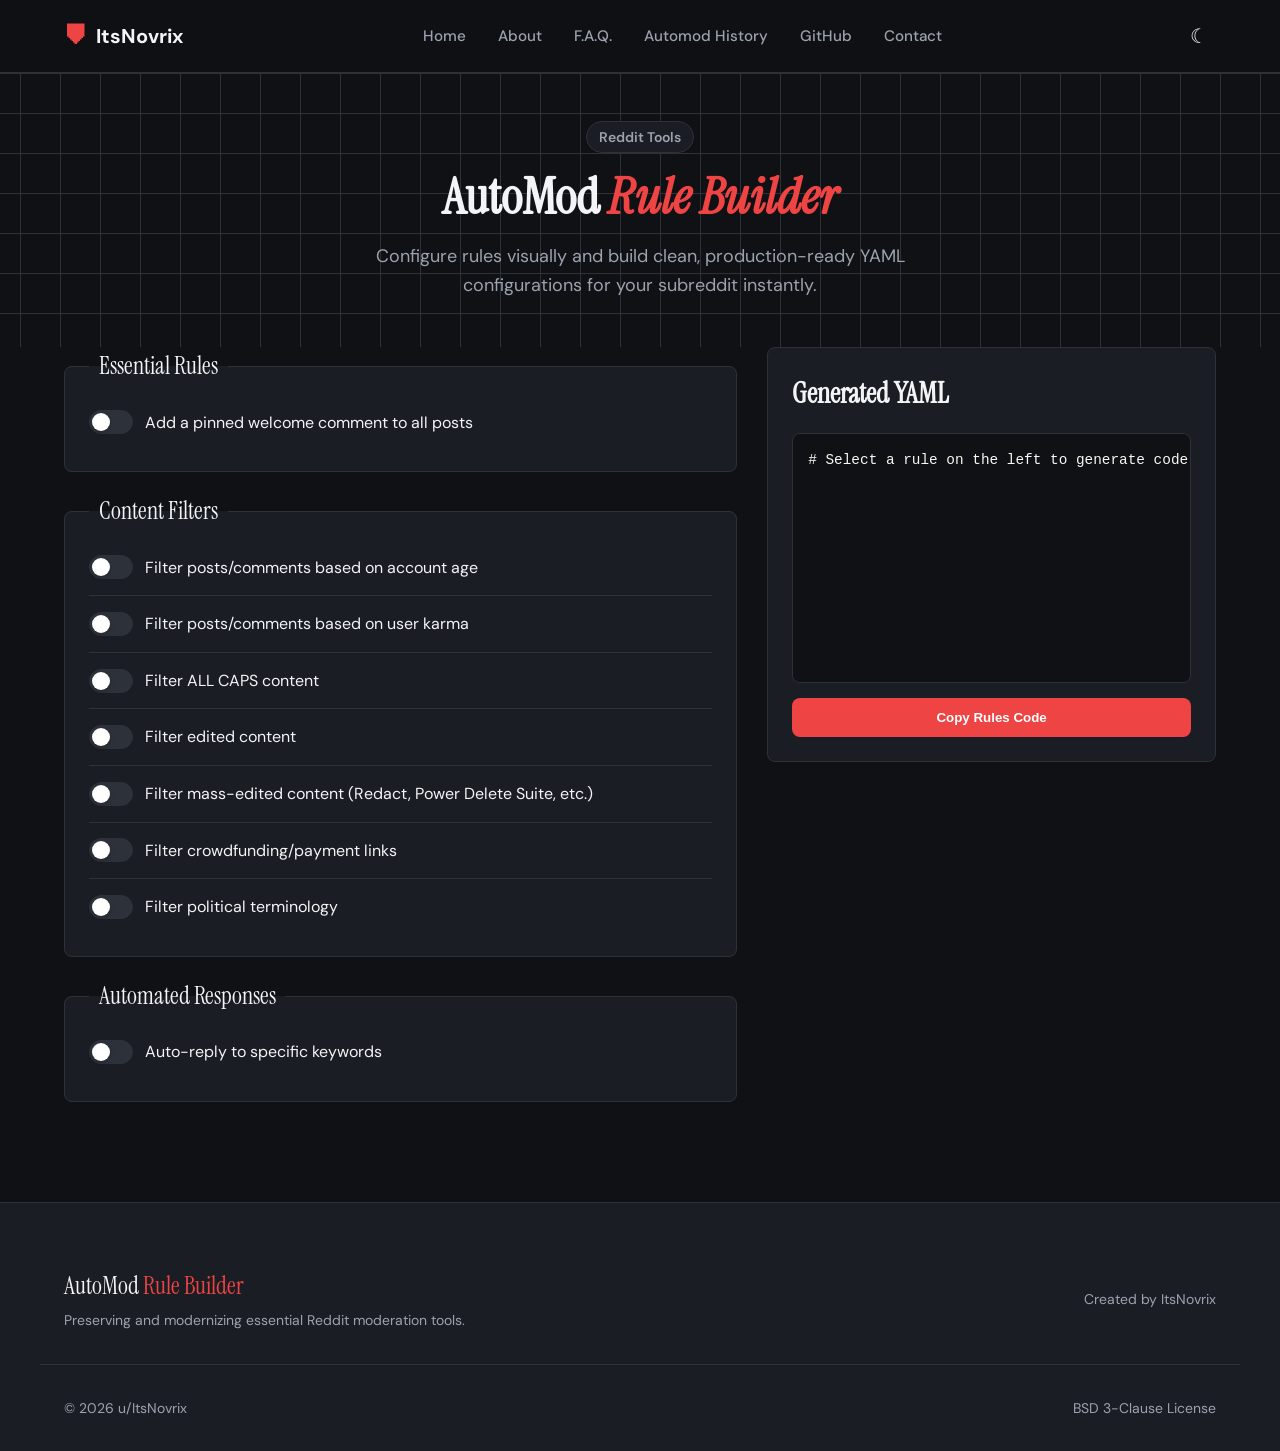
<file: index.html>
<!DOCTYPE html>
<html lang="en" data-theme="dark">
<head>
    <meta charset="UTF-8">
    <meta name="viewport" content="width=device-width, initial-scale=1.0">
    <title>Reddit AutoMod Rule Builder | ItsNovrix</title>
    <link rel="preconnect" href="https://fonts.googleapis.com">
    <link rel="preconnect" href="https://fonts.gstatic.com" crossorigin>
    <link href="https://fonts.googleapis.com/css2?family=DM+Sans:ital,opsz,wght@0,9..40,100..1000;1,9..40,100..1000&family=Instrument+Serif:ital@0;1&display=swap" rel="stylesheet">
    <link rel="stylesheet" href="styles.css">
</head>
<body class="theme-dark">

    <!-- Navigation -->
    <nav class="nav">
        <div class="nav-inner">
            <a href="index.html" class="nav-logo">
                <div class="nav-logo-mark">⛊</div>
                ItsNovrix
            </a>
            <div class="nav-center">
                <a href="index.html" class="nav-item">Home</a>
                <a href="https://itsnovrix.github.io/Automod-Generator/about.html" class="nav-item">About</a>
                <a href="https://itsnovrix.github.io/Automod-Generator/faq.html" class="nav-item">F.A.Q.</a>
                <a href="https://itsnovrix.github.io/Automod-Generator/history.html" class="nav-item">Automod History</a>
                <a href="#" class="nav-item">GitHub</a>
                <a href="#" class="nav-item">Contact</a>
            </div>
            <div class="nav-right">
                <button class="theme-toggle">☾</button>
                <!-- Hamburger Button -->
                <button class="hamburger-btn" aria-label="Toggle Menu">
                    <span></span>
                    <span></span>
                    <span></span>
                </button>
            </div>
        </div>

        <!-- Mobile Drawer -->
        <div class="mobile-nav-drawer">
            <a href="index.html" class="nav-item">Home</a>
            <a href="https://itsnovrix.github.io/Automod-Generator/about.html" class="nav-item">About</a>
            <a href="https://itsnovrix.github.io/Automod-Generator/faq.html" class="nav-item">F.A.Q.</a>
            <a href="https://itsnovrix.github.io/Automod-Generator/history.html" class="nav-item">Automod History</a>
            <a href="#" class="nav-item">GitHub</a>
            <a href="#" class="nav-item">Contact</a>
            
            <!-- Relocated Button -->
            <a href="#" class="nav-btn primary mobile-join-btn">Donate</a>
        </div>
    </nav>

    <!-- Header Section -->
    <header class="section grid-bg" style="padding: 3rem 0;">
        <div class="container" style="text-align: center;">
            <span class="badge-pill">Reddit Tools</span>
            <h1 class="heading">AutoMod <em>Rule Builder</em></h1>
            <p class="subhead" style="margin-left: auto; margin-right: auto;">
                Configure rules visually and build clean, production-ready YAML configurations for your subreddit instantly.
            </p>
        </div>
    </header>

    <!-- Main Generator Content -->
    <main class="container">
        <div class="generator-grid">
            
            <!-- Left Column: Controls Form -->
            <section class="controls">
                <form id="automod-form">
                    
                    <!-- Essential Rules -->
                    <fieldset>
                        <legend>Essential Rules</legend>
                        <div class="input-group">
                            <input type="checkbox" id="pinned-comment-toggle">
                            <label for="pinned-comment-toggle">Add a pinned welcome comment to all posts</label>
                        </div>
                        <div class="sub-input" id="pinned-comment-settings">
                            <label for="pinned-comment-text">Comment Text:</label>
                            <textarea id="pinned-comment-text" rows="4">Thank you for posting on r/{{subreddit}}!</textarea>
                            
                            <div class="input-group" style="margin-top: 10px;">
                                <input type="checkbox" id="pinned-comment-lock">
                                <label for="pinned-comment-lock">Lock this comment so users cannot reply to it</label>
                            </div>
                        </div>
                    </fieldset>

                    <!-- Content Filters -->
                    <fieldset>
                        <legend>Content Filters</legend>

                        <!-- Account Age Filter -->
                        <div class="input-group">
                            <input type="checkbox" id="age-filter-toggle">
                            <label for="age-filter-toggle">Filter posts/comments based on account age</label>
                        </div>
                        <div class="sub-input" id="age-filter-settings">
                            <label for="age-target">Target:</label>
                            <select id="age-target">
                                <option value="any">Posts and Comments</option>
                                <option value="submission">Posts Only</option>
                                <option value="comment">Comments Only</option>
                            </select>

                            <label for="age-days" style="display:block; margin-top:10px;">Minimum Account Age (in days):</label>
                            <input type="number" id="age-days" value="7" min="1">
                            
                            <label for="age-action" style="display:block; margin-top:10px;">Action to take:</label>
                            <select id="age-action">
                                <option value="filter">Filter (Send to mod queue)</option>
                                <option value="remove">Remove (Delete immediately)</option>
                            </select>
                        </div>

                        <hr style="border: 0; border-top: 1px solid var(--line); margin: 15px 0;">

                        <!-- User Karma Filter -->
                        <div class="input-group">
                            <input type="checkbox" id="karma-filter-toggle">
                            <label for="karma-filter-toggle">Filter posts/comments based on user karma</label>
                        </div>
                        <div class="sub-input" id="karma-filter-settings">
                            <label for="karma-target">Target:</label>
                            <select id="karma-target">
                                <option value="any">Posts and Comments</option>
                                <option value="submission">Posts Only</option>
                                <option value="comment">Comments Only</option>
                            </select>

                            <label for="karma-amount" style="display:block; margin-top:10px;">Minimum Karma Required:</label>
                            <input type="number" id="karma-amount" value="50">

                            <label for="karma-type" style="display:block; margin-top:10px;">Karma Type to Check:</label>
                            <select id="karma-type">
                                <option value="combined_karma">Sitewide - Combined</option>
                                <option value="post_karma">Sitewide - Post Karma Only</option>
                                <option value="comment_karma">Sitewide - Comment Karma Only</option>
                                <option value="combined_subreddit_karma">This Subreddit - Combined</option>
                                <option value="post_subreddit_karma">This Subreddit - Post Karma Only</option>
                                <option value="comment_subreddit_karma">This Subreddit - Comment Karma Only</option>
                            </select>
                            
                            <label for="karma-action" style="display:block; margin-top:10px;">Action to take:</label>
                            <select id="karma-action">
                                <option value="filter">Filter (Send to mod queue)</option>
                                <option value="remove">Remove (Delete immediately)</option>
                            </select>
                        </div>

                     <hr style="border: 0; border-top: 1px solid var(--line); margin: 15px 0;">
                        
                        <!-- ALL CAPS Filter -->
                        <div class="input-group">
                            <input type="checkbox" id="all-caps-toggle">
                            <label for="all-caps-toggle">Filter ALL CAPS content</label>
                        </div>
                        
                        <div class="sub-input" id="all-caps-settings">
                            
                            <div class="input-group" style="margin-bottom: 8px;">
                                <input type="checkbox" id="caps-title" checked>
                                <label for="caps-title">Filter posts with ALL CAPS titles</label>
                            </div>
                            
                            <div class="input-group" style="margin-bottom: 8px;">
                                <input type="checkbox" id="caps-body">
                                <label for="caps-body">Filter posts with ALL CAPS body text</label>
                            </div>
                            
                            <div class="input-group">
                                <input type="checkbox" id="caps-comment">
                                <label for="caps-comment">Filter ALL CAPS comments</label>
                            </div>
                            <label for="all-caps-action" style="display:block; margin-top:10px;">Action to take:</label>
                            <select id="all-caps-action">
                                <option value="filter">Filter (Send to mod queue)</option>
                                <option value="remove">Remove (Delete immediately)</option>
                            </select>
                        </div>

                        <hr style="border: 0; border-top: 1px solid var(--line); margin: 15px 0;">

                        <!-- Edited Content Filter -->
                        <div class="input-group">
                            <input type="checkbox" id="edited-filter-toggle">
                            <label for="edited-filter-toggle">Filter edited content</label>
                        </div>
                        
                        <div class="sub-input" id="edited-filter-settings">
                            
                            <div class="input-group" style="margin-bottom: 8px;">
                                <input type="checkbox" id="edited-post" checked>
                                <label for="edited-post">Filter edited posts</label>
                            </div>
                            
                            <div class="input-group">
                                <input type="checkbox" id="edited-comment">
                                <label for="edited-comment">Filter edited comments</label>
                            </div>
                            <label for="edited-action" style="display:block; margin-top:10px;">Action to take:</label>
                            <select id="edited-action">
                                <option value="filter">Filter (Send to mod queue)</option>
                                <option value="remove">Remove (Delete immediately)</option>
                            </select>
                        </div>

                        <hr style="border: 0; border-top: 1px solid var(--line); margin: 15px 0;">

                        <!-- Mass Edit Filter -->
                        <div class="input-group">
                            <input type="checkbox" id="mass-edit-toggle">
                            <label for="mass-edit-toggle">Filter mass-edited content (Redact, Power Delete Suite, etc.)</label>
                        </div>
                        
                        <div class="sub-input" id="mass-edit-settings">
                            
                            <div class="input-group" style="margin-bottom: 8px;">
                                <input type="checkbox" id="mass-edit-post" checked>
                                <label for="mass-edit-post">Check edited posts</label>
                            </div>
                            
                            <div class="input-group">
                                <input type="checkbox" id="mass-edit-comment" checked>
                                <label for="mass-edit-comment">Check edited comments</label>
                            </div>

                            <label for="mass-edit-action" style="display:block; margin-top:10px;">Action to take:</label>
                            <select id="mass-edit-action">
                                <option value="filter">Filter (Send to mod queue)</option>
                                <option value="remove">Remove (Delete immediately)</option>
                            </select>
                        </div>

                        <hr style="border: 0; border-top: 1px solid var(--line); margin: 15px 0;">

                        <!-- Crowdfunding Filter -->
                        <div class="input-group">
                            <input type="checkbox" id="crowdfund-toggle">
                            <label for="crowdfund-toggle">Filter crowdfunding/payment links</label>
                        </div>
                        
                        <div class="sub-input" id="crowdfund-settings">
                            
                            <div class="input-group" style="margin-bottom: 8px;">
                                <input type="checkbox" id="crowdfund-post" checked>
                                <label for="crowdfund-post">Check posts</label>
                            </div>
                            
                            <div class="input-group">
                                <input type="checkbox" id="crowdfund-comment" checked>
                                <label for="crowdfund-comment">Check comments</label>
                            </div>

                            <label for="crowdfund-action" style="display:block; margin-top:10px;">Action to take:</label>
                            <select id="crowdfund-action">
                                <option value="filter">Filter (Send to mod queue)</option>
                                <option value="remove">Remove (Delete immediately)</option>
                            </select>
                        </div>

                        <hr style="border: 0; border-top: 1px solid var(--line); margin: 15px 0;">

                        <!-- Political Terms Filter -->
                        <div class="input-group">
                            <input type="checkbox" id="political-filter-toggle">
                            <label for="political-filter-toggle">Filter political terminology</label>
                        </div>
                        
                        <div class="sub-input" id="political-filter-settings">
                            
                            <div class="input-group" style="margin-bottom: 8px;">
                                <input type="checkbox" id="political-post" checked>
                                <label for="political-post">Check posts</label>
                            </div>
                            
                            <div class="input-group">
                                <input type="checkbox" id="political-comment" checked>
                                <label for="political-comment">Check comments</label>
                            </div>

                            <label for="political-action" style="display:block; margin-top:10px;">Action to take:</label>
                            <select id="political-action">
                                <option value="filter">Filter (Send to mod queue)</option>
                                <option value="remove">Remove (Delete immediately)</option>
                            </select>
                        </div>
                    </fieldset>

                    <fieldset>
                        <legend>Automated Responses</legend>
                        <div class="input-group">
                            <input type="checkbox" id="auto-reply-toggle">
                            <label for="auto-reply-toggle">Auto-reply to specific keywords</label>
                        </div>
                        
                        <div class="sub-input" id="auto-reply-settings">
                            <label for="auto-reply-target">Where to look for keywords:</label>
                            <select id="auto-reply-target">
                                <option value="any">Posts and Comments</option>
                                <option value="submission">Posts Only</option>
                                <option value="comment">Comments Only</option>
                            </select>

                            <label for="auto-reply-keyword-input" style="display:block; margin-top:10px;">Trigger Keywords (Type and press Enter):</label>
                            <div class="tag-input-container" id="auto-reply-tag-container">
                                <input type="text" id="auto-reply-keyword-input" placeholder="e.g., discord, rules">
                            </div>
                            
                            <label for="auto-reply-message" style="display:block; margin-top:10px;">Bot Reply Message:</label>
                            <textarea id="auto-reply-message" rows="4" placeholder="Here is the link to our Discord server..."></textarea>
                            
                            <div class="input-group" style="margin-top: 10px;">
                                <input type="checkbox" id="auto-reply-lock">
                                <label for="auto-reply-lock">Lock the bot's comment so users cannot reply to it</label>
                            </div>
                        </div>
                    </fieldset>

                </form>
            </section>

            <!-- Right Column: Live Output Panel -->
            <section class="output-panel">
                <div class="sticky-container">
                    <h2>Generated YAML</h2>
                    <pre><code id="yaml-output"># Select a rule on the left to generate code...</code></pre>
                    <button id="copy-btn">Copy Rules Code</button>
                </div>
            </section>

        </div>
    </main>

    <!-- Footer -->
    <footer class="footer">
        <div class="footer-inner">
            <div class="footer-col">
                <div class="footer-brand">AutoMod <em>Rule Builder</em></div>
                <p class="footer-tagline">Preserving and modernizing essential Reddit moderation tools.</p>
            </div>
            <div class="footer-col" style="text-align: right;">
                <p style="color: var(--tx2); font-size: 0.875rem;">Created by ItsNovrix</p>
            </div>
        </div>
        <div class="footer-bottom">
            <div class="footer-copy">© 2026 u/ItsNovrix</div>
            <div class="footer-badges">
                <span class="footer-badge">BSD 3-Clause License</span>
            </div>
        </div>
    </footer>

    <!-- Theme Toggle Script -->
    <script>
        const toggle = document.querySelector('.theme-toggle');
        toggle.addEventListener('click', () => {
            const current = document.body.classList.contains('theme-dark') ? 'dark' : 'light';
            if(current === 'dark') {
                document.body.classList.replace('theme-dark', 'theme-light');
                document.documentElement.setAttribute('data-theme', 'light');
                toggle.textContent = '☀';
            } else {
                document.body.classList.replace('theme-light', 'theme-dark');
                document.documentElement.setAttribute('data-theme', 'dark');
                toggle.textContent = '☾';
            }
        });

        // Mobile Menu Toggle
const hamburgerBtn = document.querySelector('.hamburger-btn');
const mobileDrawer = document.querySelector('.mobile-nav-drawer');

if (hamburgerBtn && mobileDrawer) {
    hamburgerBtn.addEventListener('click', () => {
        mobileDrawer.classList.toggle('open');
        hamburgerBtn.classList.toggle('open');
    });
}
    </script>
    <script src="app.js"></script>
</body>
</html>
</file>
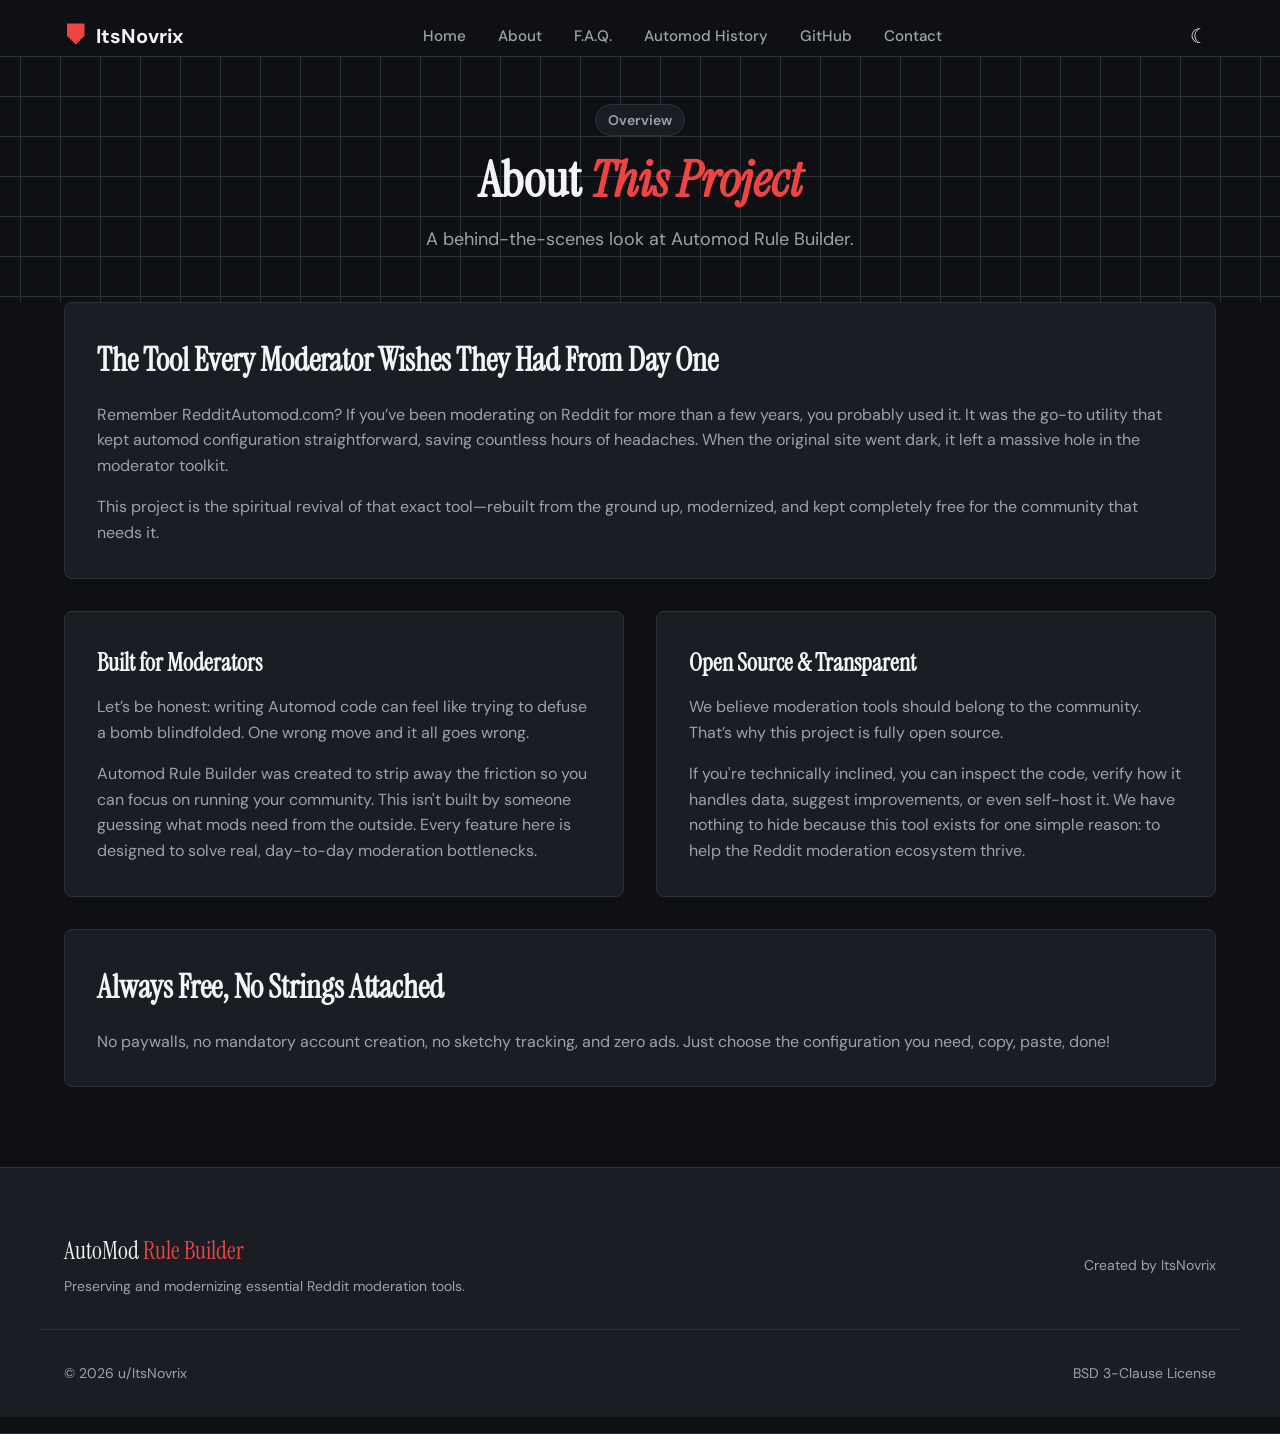
<file: about.html>
<!DOCTYPE html>
<html lang="en" data-theme="dark">
<head>
    <meta charset="UTF-8">
    <meta name="viewport" content="width=device-width, initial-scale=1.0">
    <title>About | Automod Rule Builder</title>
    <link rel="preconnect" href="https://fonts.googleapis.com">
    <link rel="preconnect" href="https://fonts.gstatic.com" crossorigin>
    <link href="https://fonts.googleapis.com/css2?family=DM+Sans:ital,opsz,wght@0,9..40,100..1000;1,9..40,100..1000&family=Instrument+Serif:ital@0;1&display=swap" rel="stylesheet">
    <link rel="stylesheet" href="styles.css">
</head>
<body class="theme-dark">

    <!-- Navigation -->
    <nav class="nav">
        <div class="nav-inner">
            <a href="index.html" class="nav-logo">
                <div class="nav-logo-mark">⛊</div>
                ItsNovrix
            </a>
            <div class="nav-center">
                <a href="index.html" class="nav-item">Home</a>
                <a href="https://itsnovrix.github.io/Automod-Generator/about.html" class="nav-item">About</a>
                <a href="https://itsnovrix.github.io/Automod-Generator/faq.html" class="nav-item">F.A.Q.</a>
                <a href="https://itsnovrix.github.io/Automod-Generator/history.html" class="nav-item">Automod History</a>
                <a href="#" class="nav-item">GitHub</a>
                <a href="#" class="nav-item">Contact</a>
            </div>
            <div class="nav-right">
                <button class="theme-toggle">☾</button>
                <!-- Hamburger Button -->
                <button class="hamburger-btn" aria-label="Toggle Menu">
                    <span></span>
                    <span></span>
                    <span></span>
                </button>
            </div>
        </div>

    <!-- Header Section -->
    <header class="section grid-bg" style="padding: 3rem 0;">
        <div class="container" style="text-align: center;">
            <span class="badge-pill">Overview</span>
            <h1 class="heading">About <em>This Project</em></h1>
            <p class="subhead" style="margin-left: auto; margin-right: auto;">
                A behind-the-scenes look at Automod Rule Builder.
            </p>
        </div>
    </header>

    <!-- Main Content -->
    <main class="container">
        <div style="display: grid; gap: 2rem; margin-bottom: 5rem;">
            
            <!-- Main Info Card (Top) -->
            <div style="background: var(--surface); border: 1px solid var(--line); border-radius: var(--radius); padding: 2rem;">
                <h2 style="font-family: var(--font-serif); font-size: 2rem; margin-bottom: 1rem;">The Tool Every Moderator Wishes They Had From Day One</h2>
                <p style="color: var(--tx2); margin-bottom: 1rem;">
                    Remember RedditAutomod.com? If you’ve been moderating on Reddit for more than a few years, you probably used it. It was the go-to utility that kept automod configuration straightforward, saving countless hours of headaches. When the original site went dark, it left a massive hole in the moderator toolkit.
                </p>
                <p style="color: var(--tx2);">
                    This project is the spiritual revival of that exact tool—rebuilt from the ground up, modernized, and kept completely free for the community that needs it.
                </p>
            </div>

            <!-- Two Column Cards Container -->
            <div class="content-grid-2">
                <div style="background: var(--surface); border: 1px solid var(--line); border-radius: var(--radius); padding: 2rem;">
                    <h3 style="font-family: var(--font-serif); font-size: 1.5rem; margin-bottom: 0.75rem;">Built for Moderators</h3>
                    <p style="color: var(--tx2); margin-bottom: 1rem;">
                        Let’s be honest: writing Automod code can feel like trying to defuse a bomb blindfolded. One wrong move and it all goes wrong.
                    </p>
                    <p style="color: var(--tx2);">
                        Automod Rule Builder was created to strip away the friction so you can focus on running your community. This isn't built by someone guessing what mods need from the outside. Every feature here is designed to solve real, day-to-day moderation bottlenecks.
                    </p>
                </div>
                <div style="background: var(--surface); border: 1px solid var(--line); border-radius: var(--radius); padding: 2rem;">
                    <h3 style="font-family: var(--font-serif); font-size: 1.5rem; margin-bottom: 0.75rem;">Open Source & Transparent</h3>
                    <p style="color: var(--tx2); margin-bottom: 1rem;">
                        We believe moderation tools should belong to the community. That’s why this project is fully open source.
                    </p>
                    <p style="color: var(--tx2);">
                        If you're technically inclined, you can inspect the code, verify how it handles data, suggest improvements, or even self-host it. We have nothing to hide because this tool exists for one simple reason: to help the Reddit moderation ecosystem thrive.
                    </p>
                </div>
            </div>

            <!-- Main Info Card (Bottom - Full Width) -->
            <div style="background: var(--surface); border: 1px solid var(--line); border-radius: var(--radius); padding: 2rem;">
                <h2 style="font-family: var(--font-serif); font-size: 2rem; margin-bottom: 1rem;">Always Free, No Strings Attached</h2>
                <p style="color: var(--tx2);">
                    No paywalls, no mandatory account creation, no sketchy tracking, and zero ads. Just choose the configuration you need, copy, paste, done!
                </p>
            </div>

        </div>
    </main>

    <!-- Footer -->
    <footer class="footer">
        <div class="footer-inner">
            <div class="footer-col">
                <div class="footer-brand">AutoMod <em>Rule Builder</em></div>
                <p class="footer-tagline">Preserving and modernizing essential Reddit moderation tools.</p>
            </div>
            <div class="footer-col" style="text-align: right;">
                <p style="color: var(--tx2); font-size: 0.875rem;">Created by ItsNovrix</p>
            </div>
        </div>
        <div class="footer-bottom">
            <div class="footer-copy">© 2026 u/ItsNovrix</div>
            <div class="footer-badges">
                <span class="footer-badge">BSD 3-Clause License</span>
            </div>
        </div>
    </footer>

    <!-- Theme Toggle Script -->
    <script>
        const toggle = document.querySelector('.theme-toggle');
        toggle.addEventListener('click', () => {
            const current = document.body.classList.contains('theme-dark') ? 'dark' : 'light';
            if(current === 'dark') {
                document.body.classList.replace('theme-dark', 'theme-light');
                document.documentElement.setAttribute('data-theme', 'light');
                toggle.textContent = '☀';
            } else {
                document.body.classList.replace('theme-light', 'theme-dark');
                document.documentElement.setAttribute('data-theme', 'dark');
                toggle.textContent = '☾';
            }
        });

        // Mobile Menu Toggle
const hamburgerBtn = document.querySelector('.hamburger-btn');
const mobileDrawer = document.querySelector('.mobile-nav-drawer');

if (hamburgerBtn && mobileDrawer) {
    hamburgerBtn.addEventListener('click', () => {
        mobileDrawer.classList.toggle('open');
        hamburgerBtn.classList.toggle('open');
    });
}
    </script>
</body>
</html>
</file>
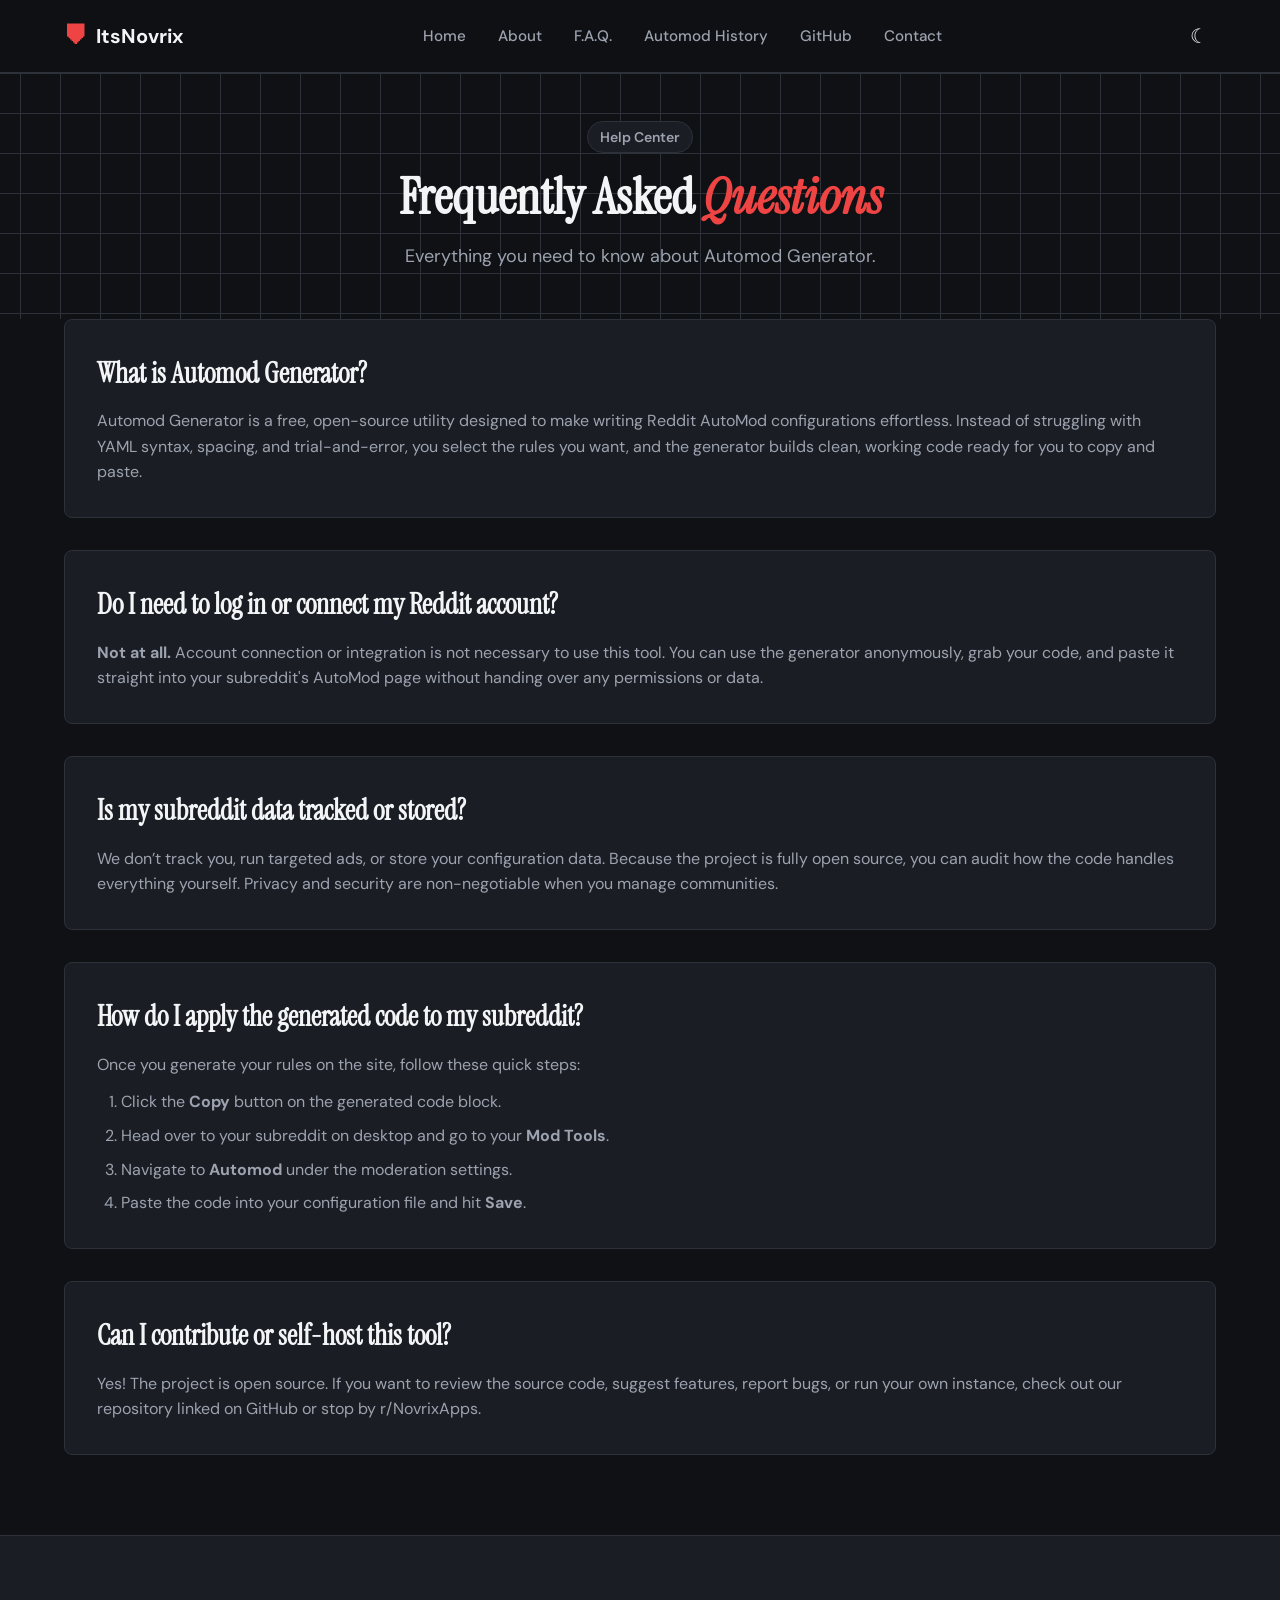
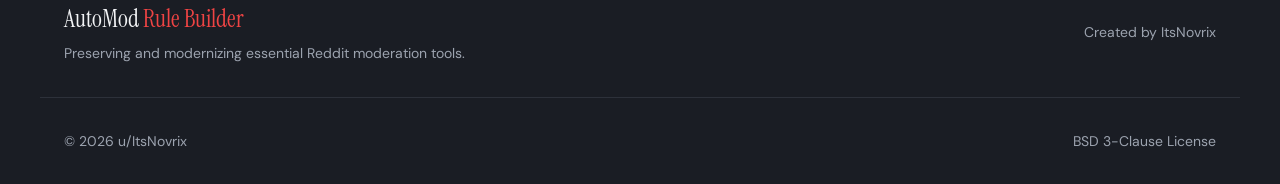
<file: faq.html>
<!DOCTYPE html>
<html lang="en" data-theme="dark">
<head>
    <meta charset="UTF-8">
    <meta name="viewport" content="width=device-width, initial-scale=1.0">
    <title>F.A.Q. | ItsNovrix</title>
    <link rel="preconnect" href="https://fonts.googleapis.com">
    <link rel="preconnect" href="https://fonts.gstatic.com" crossorigin>
    <link href="https://fonts.googleapis.com/css2?family=DM+Sans:ital,opsz,wght@0,9..40,100..1000;1,9..40,100..1000&family=Instrument+Serif:ital@0;1&display=swap" rel="stylesheet">
    <link rel="stylesheet" href="styles.css">
</head>
<body class="theme-dark">

    <!-- Navigation -->
    <nav class="nav">
        <div class="nav-inner">
            <a href="index.html" class="nav-logo">
                <div class="nav-logo-mark">⛊</div>
                ItsNovrix
            </a>
            <div class="nav-center">
                <a href="index.html" class="nav-item">Home</a>
                <a href="https://itsnovrix.github.io/Automod-Generator/about.html" class="nav-item">About</a>
                <a href="https://itsnovrix.github.io/Automod-Generator/faq.html" class="nav-item">F.A.Q.</a>
                <a href="https://itsnovrix.github.io/Automod-Generator/history.html" class="nav-item">Automod History</a>
                <a href="#" class="nav-item">GitHub</a>
                <a href="#" class="nav-item">Contact</a>
            </div>
            <div class="nav-right">
                <button class="theme-toggle">☾</button>
                <!-- Hamburger Button -->
                <button class="hamburger-btn" aria-label="Toggle Menu">
                    <span></span>
                    <span></span>
                    <span></span>
                </button>
            </div>
        </div>

        <!-- Mobile Drawer -->
        <div class="mobile-nav-drawer">
            <a href="index.html" class="nav-item">Home</a>
            <a href="https://itsnovrix.github.io/Automod-Generator/about.html" class="nav-item">About</a>
            <a href="https://itsnovrix.github.io/Automod-Generator/faq.html" class="nav-item">F.A.Q.</a>
            <a href="https://itsnovrix.github.io/Automod-Generator/history.html" class="nav-item">Automod History</a>
            <a href="#" class="nav-item">GitHub</a>
            <a href="#" class="nav-item">Contact</a>
            
            <!-- Relocated Button -->
            <a href="#" class="nav-btn primary mobile-join-btn">Donate</a>
        </div>
    </nav>

    <!-- Header Section -->
    <header class="section grid-bg" style="padding: 3rem 0;">
        <div class="container" style="text-align: center;">
            <span class="badge-pill">Help Center</span>
            <h1 class="heading">Frequently Asked <em>Questions</em></h1>
            <p class="subhead" style="margin-left: auto; margin-right: auto;">
                Everything you need to know about Automod Generator.
            </p>
        </div>
    </header>

    <!-- Main Content -->
    <main class="container">
        <div style="display: grid; gap: 2rem; margin-bottom: 5rem;">
            
            <!-- FAQ Item 1 -->
            <div style="background: var(--surface); border: 1px solid var(--line); border-radius: var(--radius); padding: 2rem;">
                <h2 style="font-family: var(--font-serif); font-size: 1.75rem; margin-bottom: 0.75rem;">What is Automod Generator?</h2>
                <p style="color: var(--tx2);">
                    Automod Generator is a free, open-source utility designed to make writing Reddit AutoMod configurations effortless. Instead of struggling with YAML syntax, spacing, and trial-and-error, you select the rules you want, and the generator builds clean, working code ready for you to copy and paste.
                </p>
            </div>

            <!-- FAQ Item 2 -->
            <div style="background: var(--surface); border: 1px solid var(--line); border-radius: var(--radius); padding: 2rem;">
                <h2 style="font-family: var(--font-serif); font-size: 1.75rem; margin-bottom: 0.75rem;">Do I need to log in or connect my Reddit account?</h2>
                <p style="color: var(--tx2);">
                    <strong>Not at all.</strong> Account connection or integration is not necessary to use this tool. You can use the generator anonymously, grab your code, and paste it straight into your subreddit's AutoMod page without handing over any permissions or data.
                </p>
            </div>

            <!-- FAQ Item 3 -->
            <div style="background: var(--surface); border: 1px solid var(--line); border-radius: var(--radius); padding: 2rem;">
                <h2 style="font-family: var(--font-serif); font-size: 1.75rem; margin-bottom: 0.75rem;">Is my subreddit data tracked or stored?</h2>
                <p style="color: var(--tx2);">
                    We don’t track you, run targeted ads, or store your configuration data. Because the project is fully open source, you can audit how the code handles everything yourself. Privacy and security are non-negotiable when you manage communities.
                </p>
            </div>

            <!-- FAQ Item 4 -->
            <div style="background: var(--surface); border: 1px solid var(--line); border-radius: var(--radius); padding: 2rem;">
                <h2 style="font-family: var(--font-serif); font-size: 1.75rem; margin-bottom: 0.75rem;">How do I apply the generated code to my subreddit?</h2>
                <p style="color: var(--tx2); margin-bottom: 0.75rem;">
                    Once you generate your rules on the site, follow these quick steps:
                </p>
                <ol style="color: var(--tx2); padding-left: 1.5rem; display: grid; gap: 0.5rem;">
                    <li>Click the <strong>Copy</strong> button on the generated code block.</li>
                    <li>Head over to your subreddit on desktop and go to your <strong>Mod Tools</strong>.</li>
                    <li>Navigate to <strong>Automod</strong> under the moderation settings.</li>
                    <li>Paste the code into your configuration file and hit <strong>Save</strong>.</li>
                </ol>
            </div>

            <!-- FAQ Item 5 -->
            <div style="background: var(--surface); border: 1px solid var(--line); border-radius: var(--radius); padding: 2rem;">
                <h2 style="font-family: var(--font-serif); font-size: 1.75rem; margin-bottom: 0.75rem;">Can I contribute or self-host this tool?</h2>
                <p style="color: var(--tx2);">
                    Yes! The project is open source. If you want to review the source code, suggest features, report bugs, or run your own instance, check out our repository linked on GitHub or stop by r/NovrixApps.
                </p>
            </div>

        </div>
    </main>

    <!-- Footer -->
    <footer class="footer">
        <div class="footer-inner">
            <div class="footer-col">
                <div class="footer-brand">AutoMod <em>Rule Builder</em></div>
                <p class="footer-tagline">Preserving and modernizing essential Reddit moderation tools.</p>
            </div>
            <div class="footer-col" style="text-align: right;">
                <p style="color: var(--tx2); font-size: 0.875rem;">Created by ItsNovrix</p>
            </div>
        </div>
        <div class="footer-bottom">
            <div class="footer-copy">© 2026 u/ItsNovrix</div>
            <div class="footer-badges">
                <span class="footer-badge">BSD 3-Clause License</span>
            </div>
        </div>
    </footer>

    <!-- Theme Toggle Script -->
    <script>
        const toggle = document.querySelector('.theme-toggle');
        toggle.addEventListener('click', () => {
            const current = document.body.classList.contains('theme-dark') ? 'dark' : 'light';
            if(current === 'dark') {
                document.body.classList.replace('theme-dark', 'theme-light');
                document.documentElement.setAttribute('data-theme', 'light');
                toggle.textContent = '☀';
            } else {
                document.body.classList.replace('theme-light', 'theme-dark');
                document.documentElement.setAttribute('data-theme', 'dark');
                toggle.textContent = '☾';
            }
        });

        // Mobile Menu Toggle
const hamburgerBtn = document.querySelector('.hamburger-btn');
const mobileDrawer = document.querySelector('.mobile-nav-drawer');

if (hamburgerBtn && mobileDrawer) {
    hamburgerBtn.addEventListener('click', () => {
        mobileDrawer.classList.toggle('open');
        hamburgerBtn.classList.toggle('open');
    });
}
    </script>
</body>
</html>
</file>
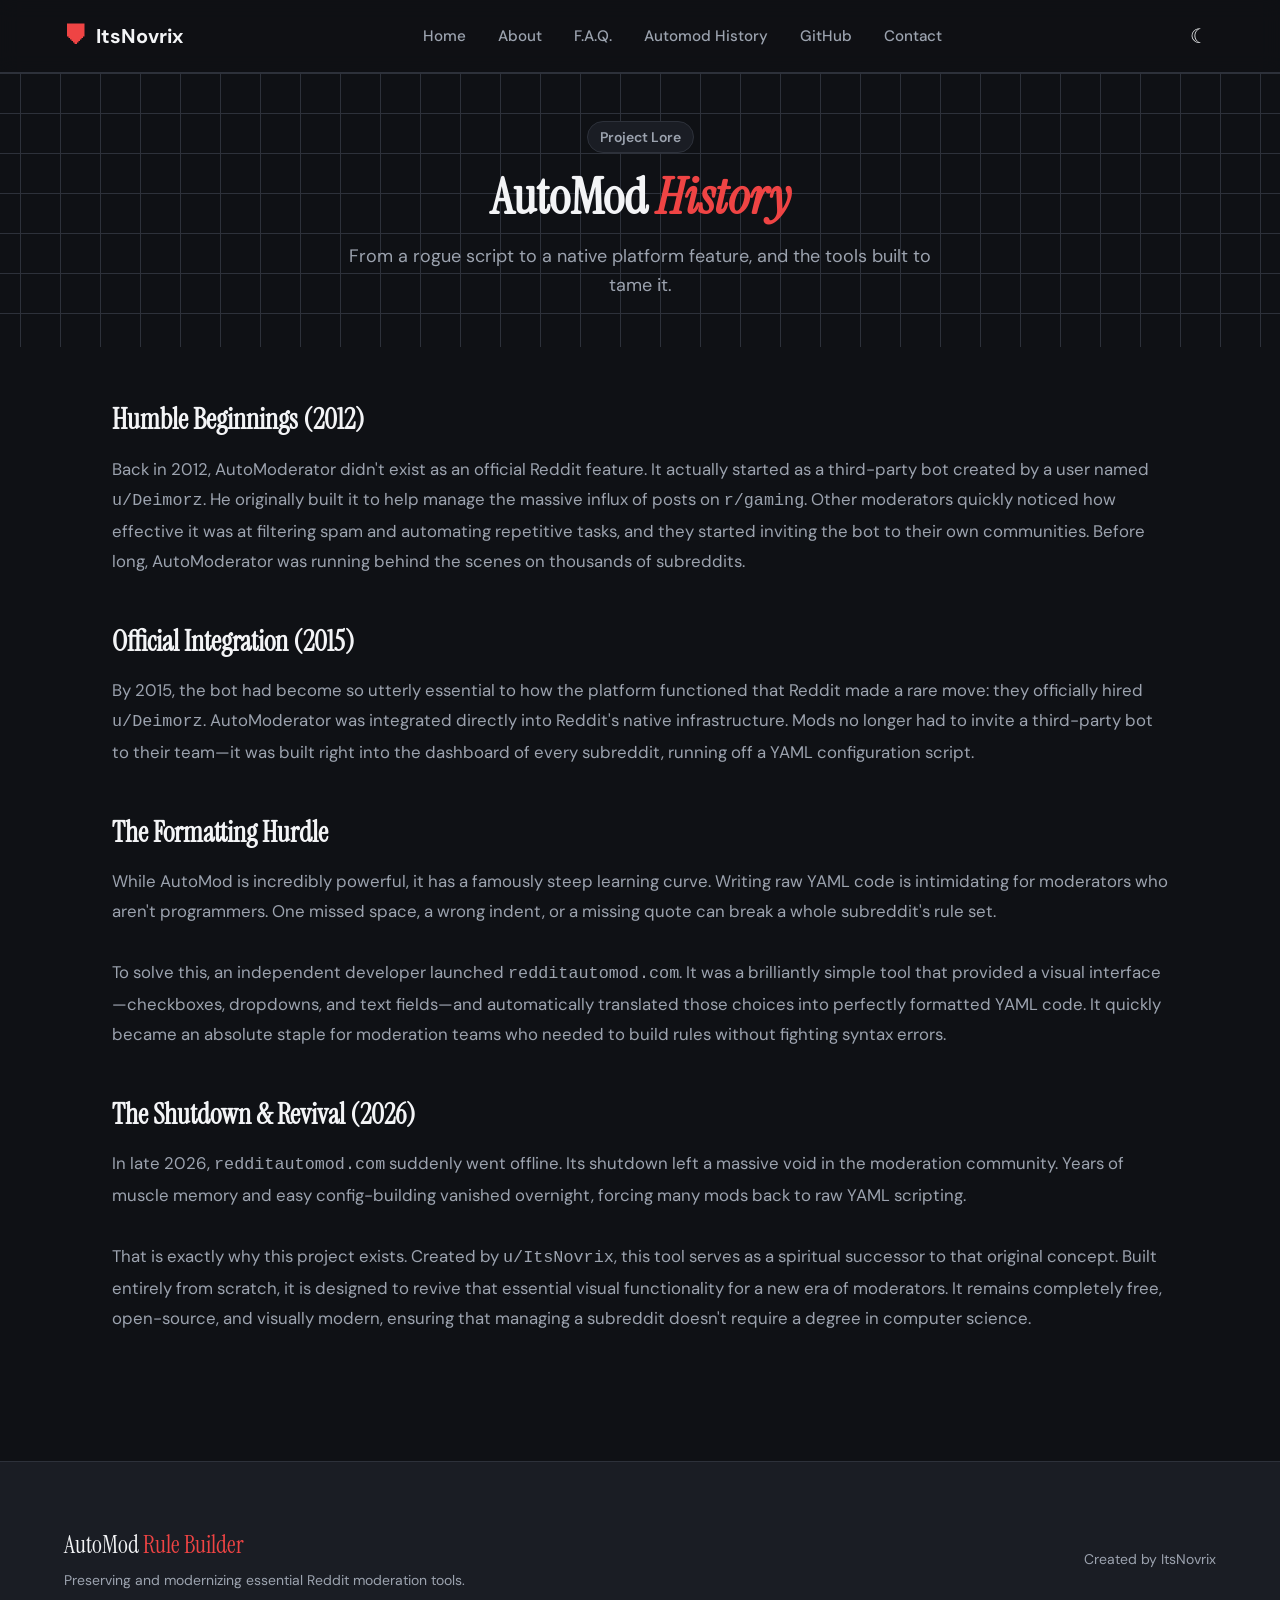
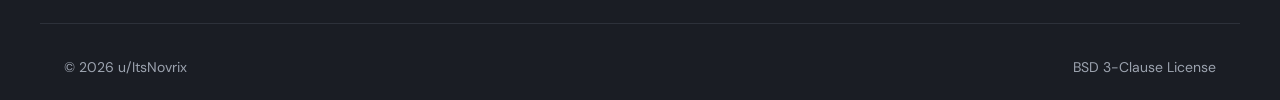
<file: history.html>
<!DOCTYPE html>
<html lang="en" data-theme="dark">
<head>
    <meta charset="UTF-8">
    <meta name="viewport" content="width=device-width, initial-scale=1.0">
    <title>Reddit AutoMod Rule Builder | ItsNovrix</title>
    <link rel="preconnect" href="https://fonts.googleapis.com">
    <link rel="preconnect" href="https://fonts.gstatic.com" crossorigin>
    <link href="https://fonts.googleapis.com/css2?family=DM+Sans:ital,opsz,wght@0,9..40,100..1000;1,9..40,100..1000&family=Instrument+Serif:ital@0;1&display=swap" rel="stylesheet">
    <link rel="stylesheet" href="styles.css">
</head>
<body class="theme-dark">

    <!-- Navigation -->
    <nav class="nav">
        <div class="nav-inner">
            <a href="index.html" class="nav-logo">
                <div class="nav-logo-mark">⛊</div>
                ItsNovrix
            </a>
            <div class="nav-center">
                <a href="index.html" class="nav-item">Home</a>
                <a href="https://itsnovrix.github.io/Automod-Generator/about.html" class="nav-item">About</a>
                <a href="https://itsnovrix.github.io/Automod-Generator/faq.html" class="nav-item">F.A.Q.</a>
                <a href="https://itsnovrix.github.io/Automod-Generator/history.html" class="nav-item">Automod History</a>
                <a href="#" class="nav-item">GitHub</a>
                <a href="#" class="nav-item">Contact</a>
            </div>
            <div class="nav-right">
                <button class="theme-toggle">☾</button>
                <!-- Hamburger Button -->
                <button class="hamburger-btn" aria-label="Toggle Menu">
                    <span></span>
                    <span></span>
                    <span></span>
                </button>
            </div>
        </div>

        <!-- Mobile Drawer -->
        <div class="mobile-nav-drawer">
            <a href="index.html" class="nav-item">Home</a>
            <a href="https://itsnovrix.github.io/Automod-Generator/about.html" class="nav-item">About</a>
            <a href="https://itsnovrix.github.io/Automod-Generator/faq.html" class="nav-item">F.A.Q.</a>
            <a href="https://itsnovrix.github.io/Automod-Generator/history.html" class="nav-item">Automod History</a>
            <a href="#" class="nav-item">GitHub</a>
            <a href="#" class="nav-item">Contact</a>
            
            <!-- Relocated Button -->
            <a href="#" class="nav-btn primary mobile-join-btn">Donate</a>
        </div>
    </nav>

    <!-- Header Section -->
    <!-- Header Section -->
    <header class="section grid-bg" style="padding: 3rem 0;">
        <div class="container" style="text-align: center;">
            <span class="badge-pill">Project Lore</span>
            <h1 class="heading">AutoMod <em>History</em></h1>
            <p class="subhead" style="margin-left: auto; margin-right: auto;">
                From a rogue script to a native platform feature, and the tools built to tame it.
            </p>
        </div>
    </header>

    <!-- Main History Content -->
    <main class="container" style="margin-bottom: 5rem;">
        <div class="card">
            <div style="padding: clamp(1.5rem, 4vw, 3rem); color: var(--tx2); line-height: 1.8; font-size: 1.05rem;">
                
                <h3 style="font-family: var(--font-serif); color: var(--tx1); font-size: 1.75rem; margin-bottom: 0.5rem;">Humble Beginnings (2012)</h3>
                <p style="margin-bottom: 2.5rem;">
                    Back in 2012, AutoModerator didn't exist as an official Reddit feature. It actually started as a third-party bot created by a user named <code>u/Deimorz</code>. He originally built it to help manage the massive influx of posts on <code>r/gaming</code>. Other moderators quickly noticed how effective it was at filtering spam and automating repetitive tasks, and they started inviting the bot to their own communities. Before long, AutoModerator was running behind the scenes on thousands of subreddits.
                </p>

                <h3 style="font-family: var(--font-serif); color: var(--tx1); font-size: 1.75rem; margin-bottom: 0.5rem;">Official Integration (2015)</h3>
                <p style="margin-bottom: 2.5rem;">
                    By 2015, the bot had become so utterly essential to how the platform functioned that Reddit made a rare move: they officially hired <code>u/Deimorz</code>. AutoModerator was integrated directly into Reddit's native infrastructure. Mods no longer had to invite a third-party bot to their team—it was built right into the dashboard of every subreddit, running off a YAML configuration script.
                </p>

                <h3 style="font-family: var(--font-serif); color: var(--tx1); font-size: 1.75rem; margin-bottom: 0.5rem;">The Formatting Hurdle</h3>
                <p style="margin-bottom: 2.5rem;">
                    While AutoMod is incredibly powerful, it has a famously steep learning curve. Writing raw YAML code is intimidating for moderators who aren't programmers. One missed space, a wrong indent, or a missing quote can break a whole subreddit's rule set.
                    <br><br>
                    To solve this, an independent developer launched <code>redditautomod.com</code>. It was a brilliantly simple tool that provided a visual interface—checkboxes, dropdowns, and text fields—and automatically translated those choices into perfectly formatted YAML code. It quickly became an absolute staple for moderation teams who needed to build rules without fighting syntax errors.
                </p>

                <h3 style="font-family: var(--font-serif); color: var(--tx1); font-size: 1.75rem; margin-bottom: 0.5rem;">The Shutdown & Revival (2026)</h3>
                <p style="margin-bottom: 0;">
                    In late 2026, <code>redditautomod.com</code> suddenly went offline. Its shutdown left a massive void in the moderation community. Years of muscle memory and easy config-building vanished overnight, forcing many mods back to raw YAML scripting.
                    <br><br>
                    That is exactly why this project exists. Created by <code>u/ItsNovrix</code>, this tool serves as a spiritual successor to that original concept. Built entirely from scratch, it is designed to revive that essential visual functionality for a new era of moderators. It remains completely free, open-source, and visually modern, ensuring that managing a subreddit doesn't require a degree in computer science.
                </p>

            </div>
        </div>
    </main>

    <!-- Footer -->
    <footer class="footer">
        <div class="footer-inner">
            <div class="footer-col">
                <div class="footer-brand">AutoMod <em>Rule Builder</em></div>
                <p class="footer-tagline">Preserving and modernizing essential Reddit moderation tools.</p>
            </div>
            <div class="footer-col" style="text-align: right;">
                <p style="color: var(--tx2); font-size: 0.875rem;">Created by ItsNovrix</p>
            </div>
        </div>
        <div class="footer-bottom">
            <div class="footer-copy">© 2026 u/ItsNovrix</div>
            <div class="footer-badges">
                <span class="footer-badge">BSD 3-Clause License</span>
            </div>
        </div>
    </footer>

    <!-- Theme Toggle Script -->
    <script>
        const toggle = document.querySelector('.theme-toggle');
        toggle.addEventListener('click', () => {
            const current = document.body.classList.contains('theme-dark') ? 'dark' : 'light';
            if(current === 'dark') {
                document.body.classList.replace('theme-dark', 'theme-light');
                document.documentElement.setAttribute('data-theme', 'light');
                toggle.textContent = '☀';
            } else {
                document.body.classList.replace('theme-light', 'theme-dark');
                document.documentElement.setAttribute('data-theme', 'dark');
                toggle.textContent = '☾';
            }
        });

        // Mobile Menu Toggle
const hamburgerBtn = document.querySelector('.hamburger-btn');
const mobileDrawer = document.querySelector('.mobile-nav-drawer');

if (hamburgerBtn && mobileDrawer) {
    hamburgerBtn.addEventListener('click', () => {
        mobileDrawer.classList.toggle('open');
        hamburgerBtn.classList.toggle('open');
    });
}
    </script>
    <script src="app.js"></script>
</body>
</html>
</file>
<file: styles.css>
/* Base Variables & Theming */
:root {
    --bg: #0f1115;
    --surface: #1a1d24;
    --surface-hover: #242832;
    --tx1: #f3f4f6;
    --tx2: #9ca3af;
    --orange: #ef4444; 
    --orange-hover: #dc2626;
    --line: #2d313a;
    --radius: 8px;
    --font-sans: 'DM Sans', sans-serif;
    --font-serif: 'Instrument Serif', serif;
}

[data-theme="light"] {
    --bg: #f9fafb;
    --surface: #ffffff;
    --surface-hover: #f3f4f6;
    --tx1: #111827;
    --tx2: #4b5563;
    --orange: #ef4444;
    --line: #e5e7eb;
}

* { box-sizing: border-box; margin: 0; padding: 0; }

body {
    font-family: var(--font-sans);
    background-color: var(--bg);
    color: var(--tx1);
    line-height: 1.6;
    transition: background-color 0.3s, color 0.3s;
    overflow-x: hidden;
}

a { color: inherit; text-decoration: none; }

.container {
    max-width: 1200px;
    margin: 0 auto;
    padding: 0 1.5rem;
}

/* Navigation */
.nav {
    position: sticky;
    top: 0;
    background: rgba(15, 17, 21, 0.8);
    backdrop-filter: blur(10px);
    border-bottom: 1px solid var(--line);
    z-index: 100;
    padding: 1rem 0;
}

[data-theme="light"] .nav {
    background: rgba(249, 250, 251, 0.8);
}

.nav-inner {
    display: flex;
    justify-content: space-between;
    align-items: center;
    max-width: 1200px;
    margin: 0 auto;
    padding: 0 1.5rem;
}

.nav-logo {
    display: flex;
    align-items: center;
    gap: 0.5rem;
    font-weight: 700;
    font-size: 1.25rem;
}

.nav-logo-mark {
    color: var(--orange);
    font-size: 1.5rem;
}

.theme-toggle {
    background: none;
    border: none;
    color: var(--tx1);
    font-size: 1.25rem;
    cursor: pointer;
    padding: 0.5rem;
    border-radius: 50%;
}

.theme-toggle:hover {
    background: var(--surface);
}

.nav-btn.primary {
    background-color: var(--orange);
    color: white;
    padding: 0.5rem 1rem;
    border-radius: var(--radius);
    font-weight: 600;
    transition: background 0.2s;
}

.nav-btn.primary:hover {
    background-color: var(--orange-hover);
}

/* Navigation Center Links */
.nav-center {
    display: none;
    gap: 2rem;
    align-items: center;
}

@media(min-width: 768px) { 
    .nav-center { 
        display: flex; 
    } 
}

.nav-item {
    color: var(--tx2);
    font-weight: 500;
    font-size: 0.95rem;
    transition: color 0.2s;
    text-decoration: none;
}

.nav-item:hover {
    color: var(--tx1);
}

/* Mobile Nav */

.hamburger-btn {
    display: flex;
    flex-direction: column;
    justify-content: space-between;
    width: 24px;
    height: 18px;
    background: none;
    border: none;
    cursor: pointer;
    padding: 0;
    margin-left: 12px;
    z-index: 101;
}

.hamburger-btn span {
    display: block;
    width: 100%;
    height: 2px;
    background-color: var(--tx1);
    transition: all 0.3s ease;
    border-radius: 2px;
}

/* Animate Hamburger */
.hamburger-btn.open span:nth-child(1) {
    transform: translateY(8px) rotate(45deg);
}

.hamburger-btn.open span:nth-child(2) {
    opacity: 0;
    transform: translateX(-10px);
}

.hamburger-btn.open span:nth-child(3) {
    transform: translateY(-8px) rotate(-45deg);
}

@media (min-width: 768px) {
    .hamburger-btn {
        display: none;
    }
}

.nav-right {
    display: flex;
    align-items: center;
    gap: 1rem;
}

/* Mobile Drawer */
.mobile-nav-drawer {
    display: none;
    position: absolute;
    top: 100%;
    left: 0;
    width: 100%;
    background: var(--surface);
    border-bottom: 1px solid var(--line);
    padding: 1.5rem;
    flex-direction: column;
    gap: 1rem;
    box-shadow: 0 10px 25px rgba(0, 0, 0, 0.3);
}

.mobile-nav-drawer.open {
    display: flex;
}

/* Drawer links */
.mobile-nav-drawer .nav-item {
    font-size: 1.1rem;
    padding: 0.5rem 0;
    border-bottom: 1px solid var(--line);
}

.mobile-nav-drawer .nav-item:last-of-type {
    border-bottom: none;
}

.mobile-nav-drawer .mobile-join-btn {
    text-align: center;
    margin-top: 0.5rem;
    padding: 0.75rem;
}

/* Header Section */
.section { padding: 4rem 0; }

.grid-bg {
    background-image: linear-gradient(var(--line) 1px, transparent 1px),
                      linear-gradient(90deg, var(--line) 1px, transparent 1px);
    background-size: 40px 40px;
    background-position: center top;
}

.badge-pill {
    display: inline-block;
    padding: 0.25rem 0.75rem;
    background: var(--surface);
    border: 1px solid var(--line);
    border-radius: 99px;
    font-size: 0.875rem;
    font-weight: 600;
    color: var(--tx2);
    margin-bottom: 1rem;
}

.heading {
    font-family: var(--font-serif);
    font-size: clamp(2.5rem, 4vw, 3.5rem);
    line-height: 1.1;
    margin-bottom: 1rem;
}

.heading em {
    color: var(--orange);
    font-style: italic;
}

.subhead {
    font-size: 1.125rem;
    color: var(--tx2);
    max-width: 600px;
}

/* Generator Layout Grid */
.generator-grid {
    display: grid;
    grid-template-columns: 1.2fr 0.8fr;
    gap: 30px;
    align-items: start;
    margin-bottom: 5rem;
}

fieldset {
    background: var(--surface);
    border: 1px solid var(--line);
    border-radius: var(--radius);
    padding: 24px;
    margin-bottom: 20px;
}

legend {
    font-family: var(--font-serif);
    font-size: 1.5rem;
    color: var(--tx1);
    padding: 0 10px;
}

.input-group {
    margin-bottom: 12px;
    display: flex;
    align-items: center;
    gap: 10px;
}

.sub-input {
    margin-left: 25px;
    margin-top: 10px;
    display: none;
}

.sub-input.visible {
    display: block;
}

textarea, input[type="text"], input[type="number"], select {
    width: 100%;
    padding: 10px;
    margin-top: 6px;
    background: var(--bg);
    border: 1px solid var(--line);
    border-radius: var(--radius);
    color: var(--tx1);
    font-family: inherit;
    box-sizing: border-box;
}

textarea:focus, input:focus, select:focus {
    outline: 2px solid var(--orange);
    border-color: transparent;
}

.sticky-container {
    position: sticky;
    top: 90px;
    background: var(--surface);
    border: 1px solid var(--line);
    border-radius: var(--radius);
    padding: 24px;
}

.sticky-container h2 {
    font-family: var(--font-serif);
    font-size: 1.75rem;
    margin-bottom: 1rem;
}

pre {
    background: var(--bg);
    color: #f8f8f2;
    padding: 15px;
    border-radius: var(--radius);
    border: 1px solid var(--line);
    overflow-x: auto;
    min-height: 250px;
    font-family: monospace;
    font-size: 0.9rem;
}

#copy-btn {
    width: 100%;
    margin-top: 15px;
    padding: 12px;
    background-color: var(--orange);
    color: white;
    border: none;
    border-radius: var(--radius);
    font-weight: bold;
    cursor: pointer;
    transition: background 0.2s;
}

#copy-btn:hover {
    background-color: var(--orange-hover);
}

/* Tag Input Component */
.tag-input-container {
    display: flex;
    flex-wrap: wrap;
    align-items: center;
    gap: 6px;
    border: 1px solid var(--line);
    border-radius: var(--radius);
    padding: 6px;
    margin-top: 6px;
    background: var(--bg);
    min-height: 42px;
    box-sizing: border-box;
}

.tag-input-container input {
    border: none;
    outline: none;
    padding: 4px;
    margin-top: 0;
    flex-grow: 1;
    min-width: 120px;
    background: transparent;
    color: var(--tx1);
}

.tag-bubble {
    background-color: var(--orange);
    color: white;
    padding: 4px 10px;
    border-radius: 16px;
    font-size: 13px;
    display: flex;
    align-items: center;
    gap: 6px;
}

.tag-close {
    cursor: pointer;
    font-weight: bold;
    font-size: 14px;
    opacity: 0.8;
}

.tag-close:hover {
    opacity: 1;
}

/* Footer */
.footer {
    border-top: 1px solid var(--line);
    padding: 4rem 0 2rem;
    background: var(--surface);
}

.footer-inner {
    max-width: 1200px;
    margin: 0 auto;
    padding: 0 1.5rem;
    display: flex;
    justify-content: space-between;
    align-items: center;
}

.footer-brand {
    font-family: var(--font-serif);
    font-size: 1.5rem;
}

.footer-brand em { color: var(--orange); font-style: normal; }
.footer-tagline { color: var(--tx2); font-size: 0.875rem; margin-top: 0.25rem; }

.footer-bottom {
    max-width: 1200px;
    margin: 2rem auto 0;
    padding: 2rem 1.5rem 0;
    border-top: 1px solid var(--line);
    display: flex;
    justify-content: space-between;
    align-items: center;
    font-size: 0.875rem;
    color: var(--tx2);
}

.content-grid-2 {
    display: grid;
    grid-template-columns: 1fr 1fr;
    gap: 2rem;
}

@media(max-width: 768px) {
    
    .generator-grid {
        grid-template-columns: 1fr;
    }

    .content-grid-2 {
        grid-template-columns: 1fr;
    }

    .footer-inner, .footer-bottom {
        flex-direction: column;
        text-align: center;
        gap: 1.5rem;
    }
    
    .footer-col {
        text-align: center !important;
    }
}

/* Sliding Toggle Switches */
.input-group {
    display: flex;
    align-items: center;
    gap: 12px;
    cursor: pointer;
    user-select: none;
}

.input-group input[type="checkbox"] {
    appearance: none;
    -webkit-appearance: none;
    width: 44px;
    height: 24px;
    background: var(--line);
    border-radius: 12px;
    position: relative;
    cursor: pointer;
    transition: background-color 0.2s ease;
    outline: none;
    margin: 0;
    flex-shrink: 0;
    border: 1px solid var(--line);
}

.input-group input[type="checkbox"]::before {
    content: '';
    position: absolute;
    width: 18px;
    height: 18px;
    border-radius: 50%;
    top: 2px;
    left: 2px;
    background: white;
    transition: transform 0.2s ease;
    box-shadow: 0 2px 4px rgba(0, 0, 0, 0.2);
}

.input-group input[type="checkbox"]:hover {
    border-color: var(--orange);
}

.input-group input[type="checkbox"]:checked {
    background-color: var(--orange);
    border-color: var(--orange);
}

.input-group input[type="checkbox"]:checked::before {
    transform: translateX(20px);
}

.generator-grid > * {
    min-width: 0;
}
</file>
